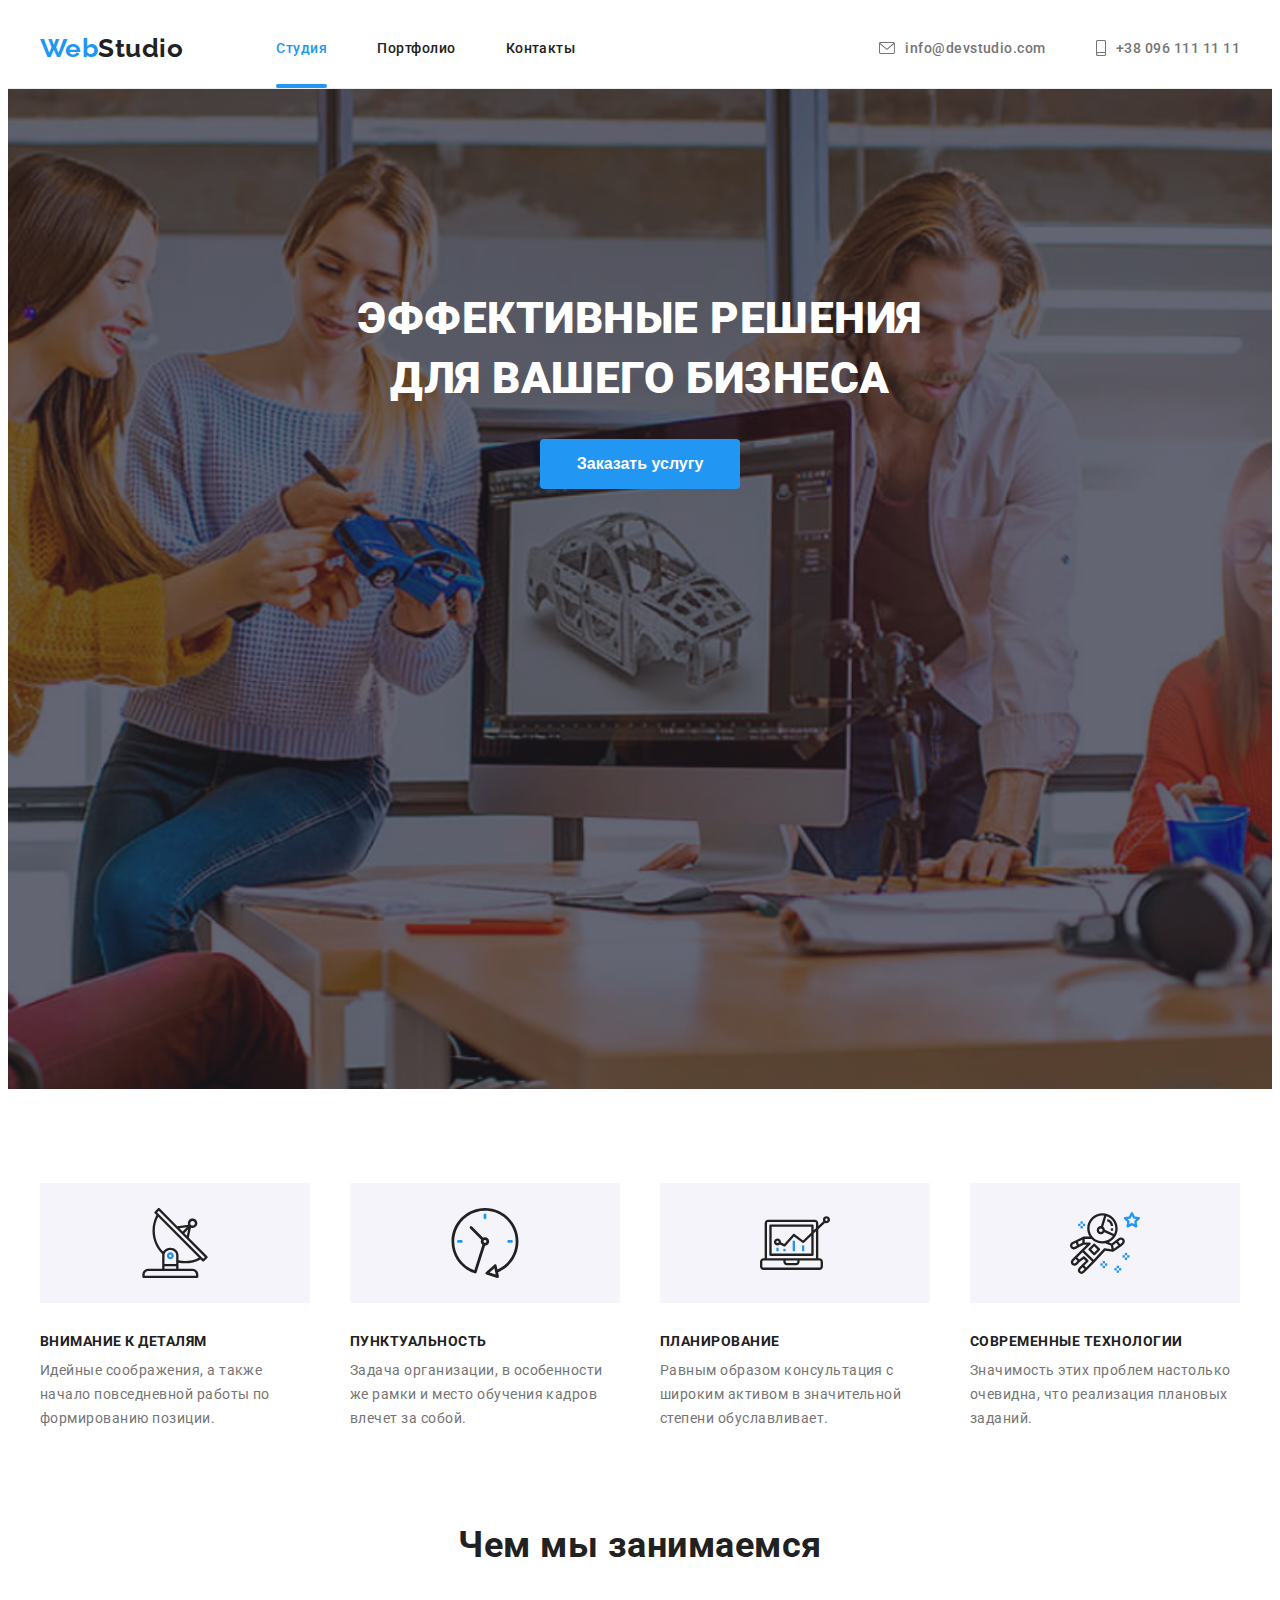
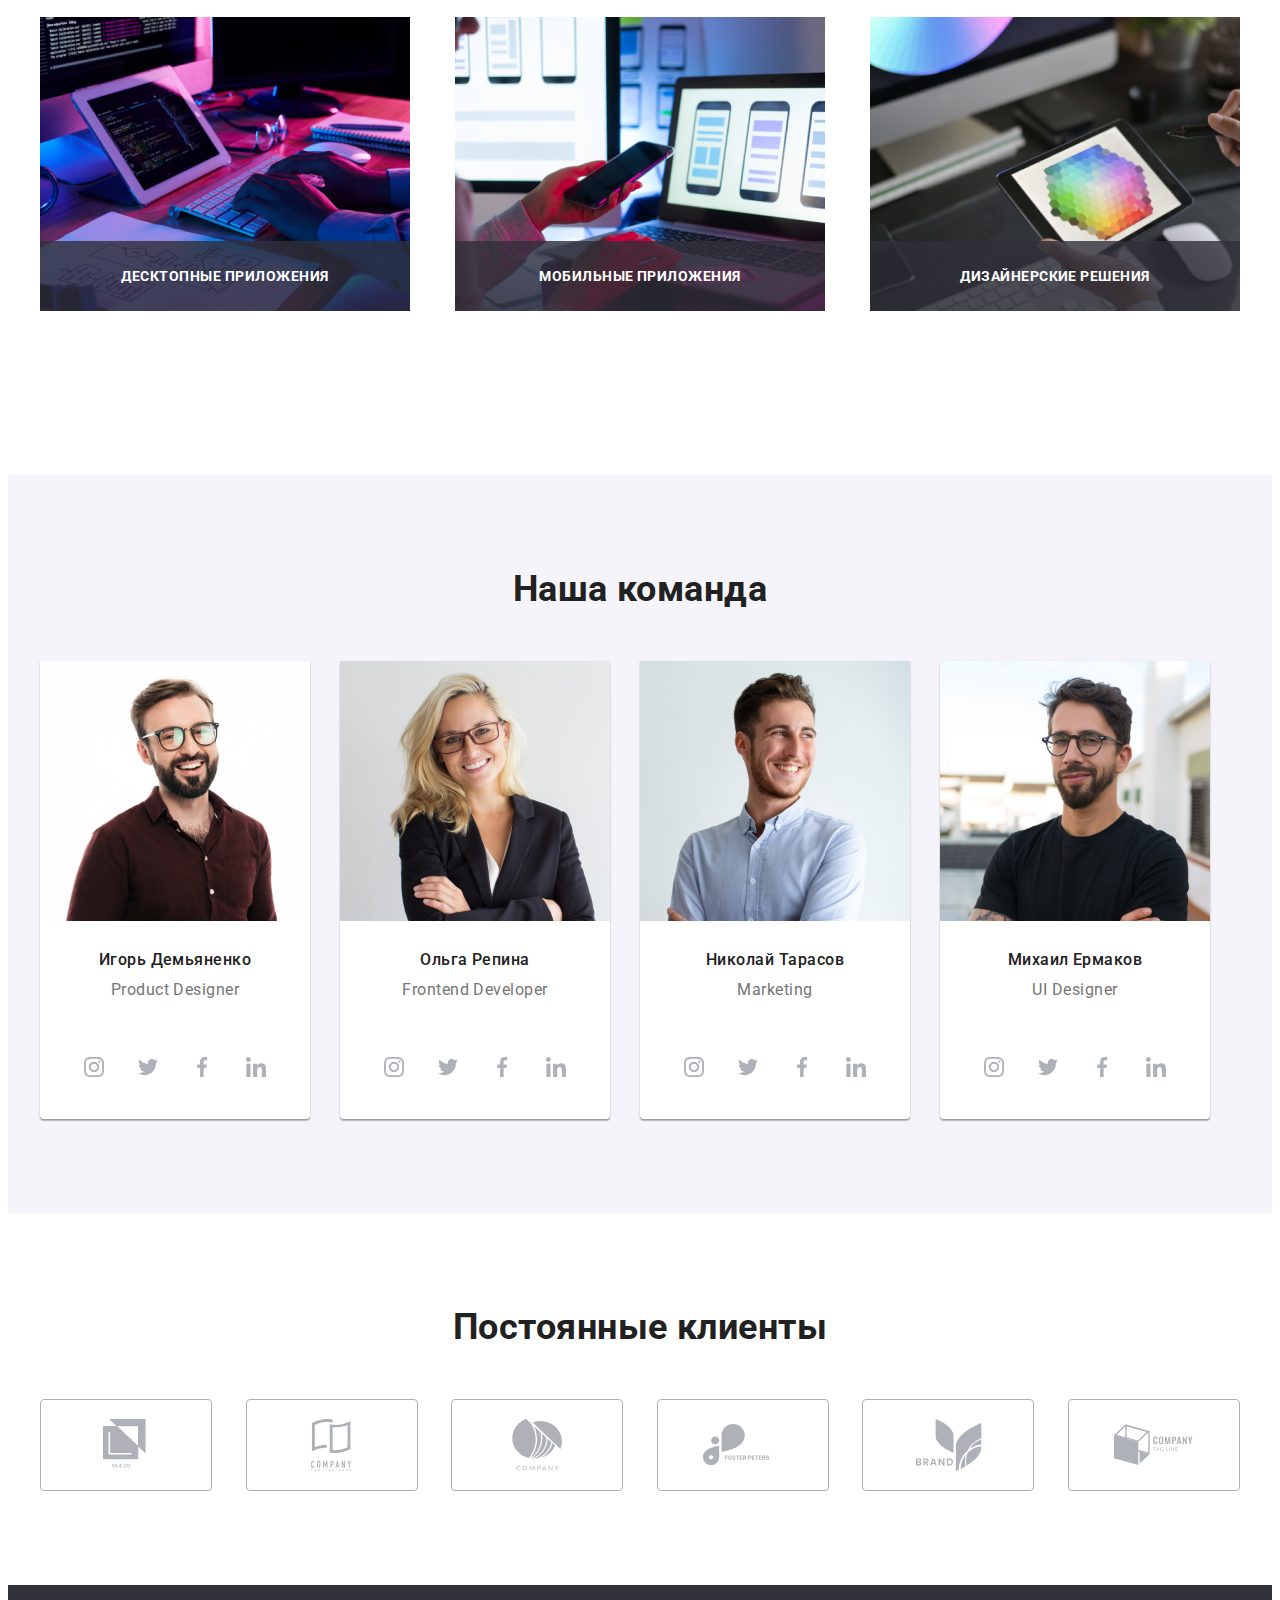
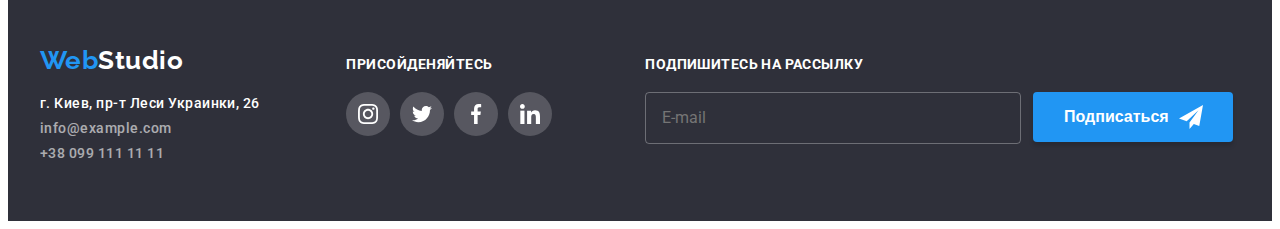
<file: index.html>
<!DOCTYPE html>
<html lang="ru">
<head>
    <meta charset="UTF-8">
    <meta name="viewport" content="width=device-width, initial-scale=1.0">
    <title>goit-markup-hw-05</title>
    <link rel="stylesheet" href="https://cdnjs.cloudflare.com/ajax/libs/modern-normalize/1.0.0/modern-normalize.min.css"
        integrity="sha512-ISS7cAi1PEhQ8jnbJpJZMd29NlhNj4AWYyLOSp2CE/CsHxTCu+r+t0D2yoJudVrd0/8fTVPUVDzY5Tvli75u/g=="
        crossorigin="anonymous" />
    <link rel="preconnect" href="https://fonts.gstatic.com">
    <link href="https://fonts.googleapis.com/css2?family=Raleway:wght@700&family=Roboto:wght@400;500;700;900&display=swap"
        rel="stylesheet">
    <link rel="stylesheet" href="./css/main.min.css">
</head>
<body>
<header>
    <div class="container">
    <nav class="nav-item">
        <a href="#" class="logo link" lang="en"><span class="web">Web</span>Studio</a>
        <ul class="nav-list">
            <li class="link list nav-list-item"><a href="#" class="active ">Студия</a></li>
            <li class="link list nav-list-item"><a href="./portfolio.html">Портфолио</a></li>
            <li class="link list nav-list-item"><a href="#">Контакты</a></li>
        </ul>
    </nav>
        <ul class="nav-list address">
            <li class="nav-list-address link list"><a href="mailto:info@example.com" class="header-contact"><svg>
                <use href="./sprite.svg#icon-envelope"></use>
            </svg>info@devstudio.com</a></li>
            <li class="nav-list-address link list"><a href="tel:+380991111111" class="header-contact"><svg class="svg">
                <use href="./sprite.svg#icon-smartphone"></use></svg>+38 096 111 11 11</a></li>
        </ul>
    </div>
</header>
<!--Начало основного блока-->
    <main>
        
<section class="firstBlock">
    <div class="container">
        <h1>Эффективные решения<br> для вашего бизнеса</h1>
        <button type="button" class="btn" data-modal-open>Заказать услугу</button>

    </div>
</section>
<section class="advantages">
    <div class="container">
        <ul class="advantages-item-list">
        <li class="list advantages-item">
            <div class="svg-advantages">
            <svg class="advantages-icon">
                <use href="./sprite.svg#icon-antenna-1"></use>
            </svg></div>
            <h3 class="advantages-h3">Внимание к деталям</h3>
            <p>Идейные соображения, а также начало повседневной работы по формированию позиции.</p>
        </li>
        <li class="list advantages-item">
            <div class="svg-advantages">
            <svg class="advantages-icon">
                <use href="./sprite.svg#icon-clock-1"></use>
            </svg></div>
            <h3 class="advantages-h3">Пунктуальность</h3>
            <p>Задача организации, в особенности же рамки и место обучения кадров влечет за собой.</p>
        </li>
        <li class="list advantages-item">
            <div class="svg-advantages">
            <svg class="advantages-icon">
                <use href="./sprite.svg#icon-diagram-1"></use>
            </svg></div>
            <h3 class="advantages-h3">Планирование</h3>
            <p>Равным образом консультация с широким активом в значительной степени обуславливает.</p>
        </li>
        <li class="list advantages-item">
            <div class="svg-advantages">
            <svg class="advantages-icon">
                <use href="./sprite.svg#icon-astronaut-1"></use>
            </svg></div>
            <h3 class="advantages-h3">Современные технологии</h3>
            <p>Значимость этих проблем настолько очевидна, что реализация плановых заданий.</p>
        </li>
    </ul></div>

</section>
<section class="whatWeDo">
    <div class="container">
        <h2>Чем мы занимаемся</h2>
    <ul class="whatWeDo-list">
        <li class="whatWeDo-item"><img src="./img/img1.png" alt="человек печатает на клавиатуре"><div class="whatWeDo-relative"><p>десктопные приложения</p></div></li>
        <li class="whatWeDo-item"><img src="./img/img2.png" alt="человек использует смартфон"><div class="whatWeDo-relative"><p>мобильные приложения</p></div></li>
        <li class="whatWeDo-item"><img src="./img/img3.png" alt="человек использует планшет"><div class="whatWeDo-relative"><p>дизайнерские решения</p></div></li>
    </ul></div>

</section>
<section class="team">
    <div class="container">
        <h2>Наша команда</h2>
    <ul class="team-list">
        <li class="team-list-item list">
            <img src="./img/ИгорьДемьяненко.jpg" alt="Игорь Демьяненко" width="270" height="260">
            <div class="team-list-text">
            <h3>Игорь Демьяненко</h3>
            <p>Product Designer</p></div>
            <div class="social-links-team"><ul class="social-links-team-list">
                <li class="social-link"><a href="https://www.instagram.com/">
                    <svg>
                        <use href="./sprite.svg#icon-instagram-2"></use>
                    </svg>
                </a></li>
                <li class="social-link"><a href="#"><svg>
                    <use href="./sprite.svg#icon-twitter-1"></use>
                </svg></a></li>
                <li class="social-link"><a href="#"><svg>
                    <use href="./sprite.svg#icon-facebook-1"></use>
                </svg></a></li>
                <li class="social-link"><a href="#"><svg>
                    <use href="./sprite.svg#icon-linkedin-1"></use>
                </svg></a></li>
            </ul></div>

        </li>
        <li class="team-list-item list">
            <img src="./img/ОльгаРепина.jpg" alt="Ольга Репина" width="270" height="260">
            <div class="team-list-text">
            <h3>Ольга Репина</h3>
            <p>Frontend Developer</p></div>
            <div class="social-links-team"><ul class="social-links-team-list">
                <li class="social-link"><a href="https://www.instagram.com/"><svg>
                    <use href="./sprite.svg#icon-instagram-2"></use>
                </svg></a></li>
                <li class="social-link"><a href="#"><svg>
                    <use href="./sprite.svg#icon-twitter-1"></use>
                </svg></a></li>
                <li class="social-link"><a href="#"><svg>
                    <use href="./sprite.svg#icon-facebook-1"></use>
                </svg></a></li>
                <li class="social-link"><a href="#"><svg>
                    <use href="./sprite.svg#icon-linkedin-1"></use>
                </svg></a></li>
            </ul></div>

        </li>
        <li class="team-list-item list">
            <img src="./img/НиколайТарасов.jpg" alt="Николай Тарасов" width="270" height="260">
            <div class="team-list-text">
            <h3>Николай Тарасов</h3>
            <p>Marketing</p></div>
            <div class="social-links-team"><ul class="social-links-team-list">
                <li class="social-link"><a href="https://www.instagram.com/"><svg>
                    <use href="./sprite.svg#icon-instagram-2"></use>
                </svg></a></li>
                <li class="social-link"><a href="#"><svg>
                    <use href="./sprite.svg#icon-twitter-1"></use>
                </svg></a></li>
                <li class="social-link"><a href="#"><svg>
                    <use href="./sprite.svg#icon-facebook-1"></use>
                </svg></a></li>
                <li class="social-link"><a href="#"><svg>
                    <use href="./sprite.svg#icon-linkedin-1"></use>
                </svg></a></li>
            </ul></div>

        </li>
        <li class="team-list-item list">
            <img src="./img/МихаилЕрмаков.jpg" alt="Михаил Ермаков" width="270" height="260">
            <div class="team-list-text">
            <h3>Михаил Ермаков</h3>
            <p>UI Designer</p></div>
            <div class="social-links-team"><ul class="social-links-team-list">
                <li class="social-link"><a href="https://www.instagram.com/"><svg>
                    <use href="./sprite.svg#icon-instagram-2"></use>
                </svg></a></li>
                <li class="social-link"><a href="#"><svg>
                    <use href="./sprite.svg#icon-twitter-1"></use>
                </svg></a></li>
                <li class="social-link"><a href="#"><svg>
                    <use href="./sprite.svg#icon-facebook-1"></use>
                </svg></a></li>
                <li class="social-link"><a href="#"><svg>
                    <use href="./sprite.svg#icon-linkedin-1"></use>
                </svg></a></li>
            </ul></div>
            
        </li>
    </ul>
</div>
</section>
<section class="clients-section">
<div class="clients container"><h2>Постоянные клиенты</h2>
    <ul class="clients-list">
    <li class="client-list-iteam">
        <a href="#">
            <svg>
                <use href="./sprite.svg#icon-logo-1"></use>
            </svg>
        </a>
    </li>
    <li class="client-list-iteam">
        <a href="#">
            <svg><use href="./sprite.svg#icon-logo-2"></use></svg>
        </a>
    </li>
    <li class="client-list-iteam">
        <a href="#">
            <svg><use href="./sprite.svg#icon-logo-3"></use></svg>
        </a>
    </li>
    <li class="client-list-iteam">
        <a href="#">
            <svg><use href="./sprite.svg#icon-logo-4"></use></svg>
        </a>
    </li>
    <li class="client-list-iteam">
        <a href="#">
            <svg><use href="./sprite.svg#icon-logo-5"></use></svg>
        </a>
    </li>
    <li class="client-list-iteam">
        <a href="#">
            <svg><use href="./sprite.svg#icon-logo-6"></use></svg>
        </a>
    </li>
</ul></div>
</section>
    
    </main>
    <footer class="footer">
        <div class="container">
            <div class="footer-address">
        <a href="#" class="logo link" lang="en"><span class="web">Web</span><span class="studio">Studio</span></a>
        <address class="footer-address">
            <p class="footer-item">г. Киев, пр-т Леси Украинки, 26</p>
            <ul>
            <li class="footer-item list"><a href="mailto:info@example.com" class="footer-item link">info@example.com</a></li>
            <li class="footer-item list"><a href="tel:+380991111111" class="footer-item link">+38 099 111 11 11</a></li>
            </ul>
        </address></div>
        <div class="join">
            <span>Присойденяйтесь</span>
            <div class="social-links-footer">
                <ul class="social-links-footer-list">
                    <li class="social-link"><a href="https://www.instagram.com/"><svg>
                                <use href="./sprite.svg#icon-instagram-2"></use>
                            </svg></a></li>
                    <li class="social-link"><a href="#"><svg>
                                <use href="./sprite.svg#icon-twitter-1"></use>
                            </svg></a></li>
                    <li class="social-link"><a href="#"><svg>
                                <use href="./sprite.svg#icon-facebook-1"></use>
                            </svg></a></li>
                    <li class="social-link"><a href="#"><svg>
                                <use href="./sprite.svg#icon-linkedin-1"></use>
                            </svg></a></li>
                </ul>
            </div>
        </div>
        <form class="footer-form">
            <p>Подпишитесь на рассылку</p>
            <div class="footer-form-box">
                <input name="E-mail" type="email" class="footer-mail" placeholder="E-mail">
            <button type="submit">Подписаться
                <svg class="send">
                <use href="./sprite.svg#send"></use>
                </svg> 
            </button>
            </div>
        </form>
        </div>
    </footer>
                <div class="backdrop is-hidden" data-modal>
                    <div class="modal">
                        <form action="#" class="form" autocomplete="on">
                            <p>Оствьте свои данные, мы вам перезвоним</p>
                            <label for="user-name">Имя
                                <span class="input-span">
                                <input id="user-name" name="name" type="text" class="input-item">
                                <svg class="svg-form">
                                    <use href="./sprite.svg#icon-person"></use>
                                </svg>
                                </span>
                            </label>
                            
                            <label for="user-tel">Телефон
                                <span class="input-span">
                                <input id="user-tel" name="tel" type="number" class="input-item">
                                <svg class="svg-form">
                                    <use href="./sprite.svg#icon-call-phone"></use>
                                </svg>
                                </span>
                            </label>

                            <label for="user-mail">Почта
                                <span class="input-span">
                                <input id="user-mail" name="mail" type="email" class="input-item">
                                <svg class="svg-form">
                                    <use href="./sprite.svg#icon-message"></use>
                                </svg>
                                </span>
                            </label>

                            <label for="comment">Комментарий
                                <textarea id="comment" name="comment" class="comment" rows="5" placeholder="Введите текст"></textarea>
                            </label>
                            
                            <div class="checkbox">
                            <input id="checkbox" type="checkbox" name="agreement" value="agree"  class="visually-hidden"/>
                            <label for="checkbox" class="checkbox-label">Соглашаюсь с рассылкой и принимаю <a href="#" class="terms"> Условия договора</a></label>
                            </div>
                           <button type="submit">Отправить</button>
                        </form>
                        <button class="modal-btn" data-modal-close>
                            <svg class="svg-close">
                                <use href="./sprite.svg#close"></use>
                            </svg>
                        </button>
                    </div>
                </div>
    <script src="./js/modal.js"></script>
</body>
</html>
</file>
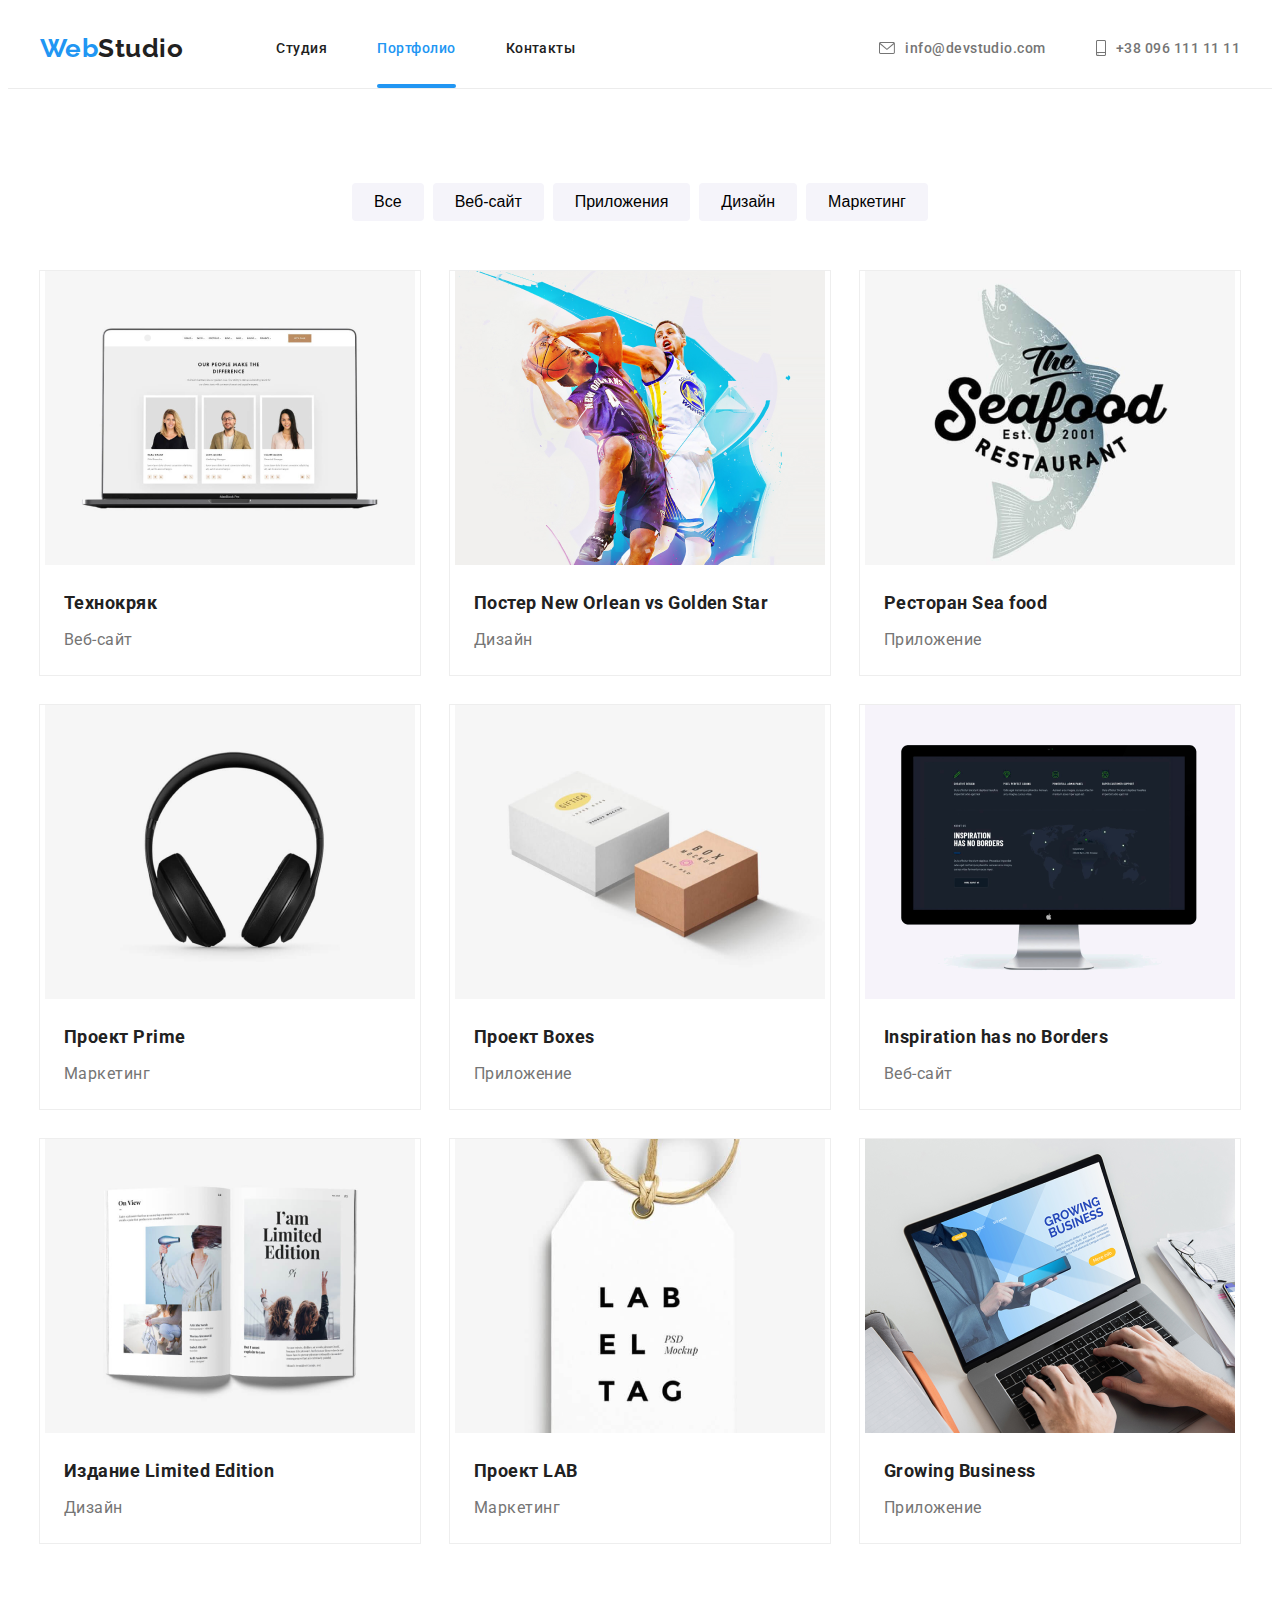
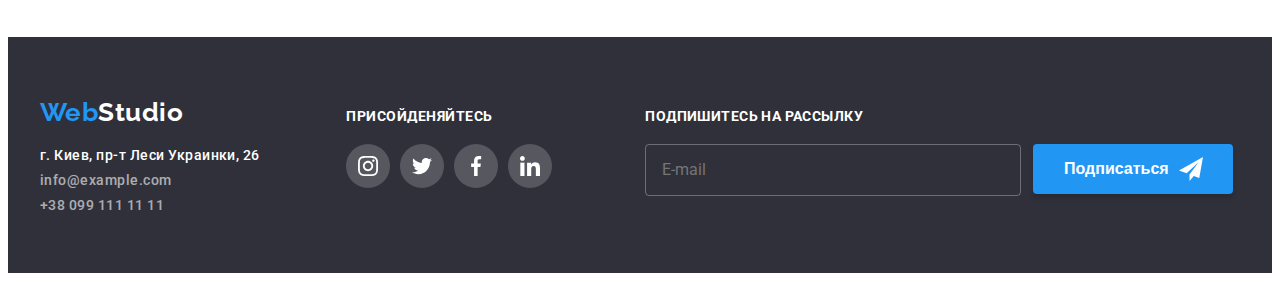
<file: portfolio.html>
<!DOCTYPE html>
<html lang="ru">

<head>
    <meta charset="UTF-8">
    <meta name="viewport" content="width=device-width, initial-scale=1.0">
    <title>goit-markup-hw-05</title>
    <link rel="stylesheet" href="https://cdnjs.cloudflare.com/ajax/libs/modern-normalize/1.0.0/modern-normalize.min.css"
        integrity="sha512-ISS7cAi1PEhQ8jnbJpJZMd29NlhNj4AWYyLOSp2CE/CsHxTCu+r+t0D2yoJudVrd0/8fTVPUVDzY5Tvli75u/g=="
        crossorigin="anonymous" />
    <link rel="preconnect" href="https://fonts.gstatic.com">
    <link href="https://fonts.googleapis.com/css2?family=Raleway:wght@700&family=Roboto:wght@400;500;700;900&display=swap"
        rel="stylesheet">
    <link rel="stylesheet" href="./css/main.min.css">

</head>

<body>
    <header>
        <div class="container">
            <nav class="nav-item">
                <a href="./index.html" class="logo link list" lang="en"><span class="web">Web</span>Studio</a>
                <ul class="nav-list">
                    <li class="link list nav-list-item"><a href="./index.html">Студия</a></li>
                    <li class="link list nav-list-item"><a href="#" class="active">Портфолио</a></li>
                    <li class="link list nav-list-item"><a href="#">Контакты</a></li>
                </ul>
            </nav>
            <ul class="nav-list address">
                <li class=" nav-list-address link list" ><a href="mailto:info@example.com" class="header-contact"><svg>
                    <use href="./sprite.svg#icon-envelope"></use>
                </svg>info@devstudio.com</a></li>
                <li class=" nav-list-address link list"><a href="tel:+380991111111" class="header-contact"><svg class="svg">
                    <use href="./sprite.svg#icon-smartphone"></use>
                </svg>+38 096 111 11 11</a></li>
            </ul>
        </div>
    </header>
    <!--Начало основного блока-->

    <main>
        <section class="portfolio">
            <div class="btns">
                <ul class="list-btn">
                <li class="list"><button class="list-btn-item">Все</button></li>
                <li class="list"><button class="list-btn-item">Веб-сайт</button></li>
                <li class="list"><button class="list-btn-item">Приложения</button></li>
                <li class="list"><button class="list-btn-item">Дизайн</button></li>
                <li class="list"><button class="list-btn-item">Маркетинг</button></li>
            </ul><h4 class="visually-hidden">buttons</h4></div>

            <div class="container">
                <ul class="portfolio-list">
                <li class="portfolio-item list"><a href='#'>
                    <div class="portfolio-overlay">
                        <img src="./img/img_portfolio/технокряк.png" alt="технокряк" width="370" height="294">
                    <p class="overlay">Технокряк это современная площадка распространения коронавируса. Компании используют эту платформу
                        для цифрового шпионажа и атак на защищённые сервера конкурентов.</p>
                    </div>
                        <div class="portfolio-text">
                            <h3>Технокряк</h3>
                        <p class="portfolio-item-p">Веб-сайт</p>
                    </div>
                    </a>
                </li>
                <li class="portfolio-item list"><a href='#'>
                    <div class="portfolio-overlay">
                        <img src="./img/img_portfolio/ПостерNewOrleanvsGoldenStar.png" alt="ПостерNewOrleanvsGoldenStar" width="370"
                            height="294">
                            <p class="overlay">Постер New Orlean vs Golden Star создан в честь юбилея пятидясетилетия этого легендарного матча. Полны постер доступен на официальном сайте, что бы заказать его обратитесь к официальному представителю в своём городе.</p>
                            </div>
                            <div class="portfolio-text">
                        <h3>Постер New Orlean vs Golden Star</h3>
                        <p class="portfolio-item-p">Дизайн</p>
                        </div>
                    </a>
                </li>
                <li class="portfolio-item list"><a href='#'>
                    <div class="portfolio-overlay">
                        <img src="./img/img_portfolio/РесторанSeafood.png" alt="РесторанSeafood" width="370" height="294">
                        <p class="overlay">Рыбный ресторан «The Seafood Bar» расположен по бульвару Леси Украинки, недалеко от станции метро Печерская.
                        
                        При входе слева расположен большой аквариум со свежими устрицами, прямо расположена длинная барная стойка, далее – два
                        просторных зала и небольшая вип-комната.
                        
                        Оригинальный интерьер заведения выполнен в морской тематике – светло-серые, голубые и белые оттенки в оформлении, мебель
                        из натурального дерева, панорамные окна, стены в виде рыбной чешуи, выполненной из глины.</p>
                                            </div>
                        <div class="portfolio-text">
                        <h3>Ресторан Sea food</h3>
                        <p class="portfolio-item-p">Приложение</p>
                        </div>
                    </a>
                </li>
                <li class="portfolio-item list"><a href='#'>
                    <div class="portfolio-overlay">
                        <img src="./img/img_portfolio/ПроектPrime.png" alt="ПроектPrime" width="370" height="294">
                        <p class="overlay">Хочу поделиться о проекте Prime Time в городе Саратов. Увидев рекламу, именно в тот момент, когда меня вовсю свербила
                        мысль записаться в спорт-клуб</p></div>
                        <div class="portfolio-text">
                        <h3>Проект Prime</h3>
                        <p class="portfolio-item-p">Маркетинг</p>
                        </div>
                    </a>
                </li>
                <li class="portfolio-item list"><a href='#'>
                    <div class="portfolio-overlay">
                        <img src="./img/img_portfolio/ПроектBoxes.png" alt="ПроектBoxes" width="370" height="294">
                        <p class="overlay">Boxes
                        <br>
                        дизайн: Peter Jamieson
                        красота концепции мебели k | stone® сочетается также с ее гибкостью.</p>
                        </div>
                        <div class="portfolio-text">
                        <h3>Проект Boxes</h3>
                        <p class="portfolio-item-p">Приложение</p>
                        </div>
                    </a>
                </li>
                <li class="portfolio-item list"><a href='#'>
                    <div class="portfolio-overlay">
                        <img src="./img/img_portfolio/InspirationhasnoBorders.png" alt="InspirationhasnoBorders" width="370"
                            height="294">
                        <p class="overlay">Bдохновение

                        </p></div>
                            <div class="portfolio-text">
                        <h3>Inspiration has no Borders</h3>
                        <p class="portfolio-item-p">Веб-сайт</p>
                        </div>
                    </a>
                </li>
                <li class="portfolio-item list"><a href='#'>
                    <div class="portfolio-overlay">

                        <img src="./img/img_portfolio/ИзданиеLimitedEdition.png" alt="ИзданиеLimitedEdition" width="370"
                            height="294"><p class="overlay">Доение, или двойное окунание , относится к практике выпуска нескольких изданий одного и того же продукта (обычно CD ,
                            DVD , Blu-ray Disc ) одновременно или в разное время с целью побудить потребителей купить более одного издания.
                            </p></div>
                            <div class="portfolio-text">
                        <h3>Издание Limited Edition</h3>
                        <p class="portfolio-item-p">Дизайн</p>
                        </div>
                    </a>
                </li>
                <li class="portfolio-item list"><a href='#'>
                    <div class="portfolio-overlay">
                        <img src="./img/img_portfolio/ПроектLAB.png" alt="ПроектLAB" width="370" height="294">
                    <p class="overlay">Проект Logistics Agro Benchmark на первом этапе исследовал специфику логистики и генерации зерновых грузов на опыте
                    передовых компаний Германии и Франции. Осенью 2018 года мы приступаем ко второй фазе реализации проекта - в фокусе
                    агрологистика в США.
                    </p></div>
                        <div class="portfolio-text">
                        <h3>Проект LAB</h3>
                        <p class="portfolio-item-p">Маркетинг</p>
                        </div>
                    </a>
                </li>
                <li class="portfolio-item list"><a href='#'>
                    <div class="portfolio-overlay">
                        <img src="./img/img_portfolio/GrowingBusiness.png" alt="GrowingBusiness" width="370" height="294">
                    <p class="overlay">Get to know your customers. ...
                    Offer great customer service. ...
                    Nurture existing customers and look for new opportunities. ...
                    Use social media. ...
                    Attend networking events. ...
                    Host events. ...
                    Give back to your community. ...
                    Measure what works and refine your approach as you go
                    </p></div>
                        <div class="portfolio-text">
                            <h3>Growing Business</h3>
                        <p class="portfolio-item-p">Приложение</p>
                    </div>
                        
                    </a>
                </li>
            </ul>
        </div>
            
        </section>
        </main>
        <footer class="footer">
            <div class="container">
                <div class="footer-address">
            <a href="./index.html" class="logo list link" lang="en"><span class="web">Web</span><span class="studio">Studio</span></a>
            <address class="footer-address">
                <p class="footer-item">г. Киев, пр-т Леси Украинки, 26</p>
                <ul>
                    <li class="footer-item list link"><a href="mailto:info@example.com" class="footer-item link">info@example.com</a></li>
                    <li class="footer-item list link"><a href="tel:+380991111111" class="footer-item link">+38 099 111 11 11</a></li>
                </ul>
            </address></div>
                <div class="join">
                    <span>Присойденяйтесь</span>
                    <div class="social-links-footer">
                        <ul class="social-links-footer-list">
                            <li class="social-link"><a href="https://www.instagram.com/"><svg>
                                        <use href="./sprite.svg#icon-instagram-2"></use>
                                    </svg></a></li>
                            <li class="social-link"><a href="#"><svg>
                                        <use href="./sprite.svg#icon-twitter-1"></use>
                                    </svg></a></li>
                            <li class="social-link"><a href="#"><svg>
                                        <use href="./sprite.svg#icon-facebook-1"></use>
                                    </svg></a></li>
                            <li class="social-link"><a href="#"><svg>
                                        <use href="./sprite.svg#icon-linkedin-1"></use>
                                    </svg></a></li>
                        </ul>
                    </div>
                </div>
                <form class="footer-form">
                    <p>Подпишитесь на рассылку</p>
                    <div class="footer-form-box">
                        <input name="E-mail" type="email" class="footer-mail" placeholder="E-mail">
                        <button type="submit">Подписаться
                            <svg class="send">
                                <use href="./sprite.svg#send"></use>
                            </svg>
                        </button>
                    </div>
                </form>
            </div>
        </footer>
        </body>
        </html>
</file>
<file: css/main.min.css>
:root{--accent-color: #2196f3;--white-color: #ffffff;--bg-color: #f5f4fa;--block-bg-color: #2f303a;--light-text-color: #757575;--text-color: #212121;--card-set-gap: 30px;--links-color: #afb1b8}.visually-hidden{position:absolute !important;clip:rect(1px 1px 1px 1px);clip:rect(1px, 1px, 1px, 1px);padding:0 !important;border:0 !important;height:1px !important;width:1px !important;overflow:hidden}body{font-family:roboto;font-size:16px;font-weight:500;color:var(--text-color);letter-spacing:0.03em}.list{list-style:none}.link{text-decoration:none}img,a{display:block}ul,ol{margin:0;padding:0}h1,h2,h3,h4,h5,h6,p{margin:0;padding:0;list-style:none}a{color:var(--text-color);font-size:14px;text-decoration:none;-webkit-transition:color 250ms cubic-bezier(0.4, 0, 0.2, 1);transition:color 250ms cubic-bezier(0.4, 0, 0.2, 1)}ul{list-style:none}.container{width:1200px;padding-left:15px;padding-right:15px;margin:0 auto}.advantages-item-list{display:-webkit-box;display:-ms-flexbox;display:flex;-webkit-box-pack:justify;-ms-flex-pack:justify;justify-content:space-between}.advantages-item{max-width:270px;-webkit-box-orient:horizontal;-webkit-box-direction:normal;-ms-flex-direction:row;flex-direction:row}.advantages .container{padding-top:94px;padding-bottom:94px}h3{font-weight:700;font-size:16px;line-height:1.172}.advantages-h3{margin-bottom:10px;font-size:14px;text-transform:uppercase}li>p{font-weight:400;font-size:14px;color:var(--light-text-color);line-height:1.714}.advantages-icon{width:70px;height:70px}.svg-advantages{display:-webkit-box;display:-ms-flexbox;display:flex;-webkit-box-align:center;-ms-flex-align:center;align-items:center;-webkit-box-pack:center;-ms-flex-pack:center;justify-content:center;width:270px;height:120px;background-color:var(--bg-color);margin-bottom:30px}.list-btn{display:-webkit-box;display:-ms-flexbox;display:flex;-webkit-box-orient:horizontal;-webkit-box-direction:normal;-ms-flex-direction:row;flex-direction:row;-webkit-box-pack:center;-ms-flex-pack:center;justify-content:center}.btns{margin-bottom:50px}.list-btn-item{height:38px;padding:6px 22px;cursor:pointer;background:var(--bg-color);border:0;border-radius:4px;font-weight:500;font-size:16px;-webkit-transition:all 250ms cubic-bezier(0.4, 0, 0.2, 1);transition:all 250ms cubic-bezier(0.4, 0, 0.2, 1)}.list-btn>.list:not(:last-child){margin-right:9px}.list-btn-item:hover,.list-btn-item:focus{background-color:var(--accent-color);color:var(--white-color);-webkit-box-shadow:0px 3px 1px #0000001a, 0px 1px 2px #00000014, 0px 2px 2px #0000001f;box-shadow:0px 3px 1px #0000001a, 0px 1px 2px #00000014, 0px 2px 2px #0000001f;border-radius:4px}.firstBlock>.container{display:-webkit-box;display:-ms-flexbox;display:flex;-webkit-box-orient:vertical;-webkit-box-direction:normal;-ms-flex-direction:column;flex-direction:column;-webkit-box-pack:center;-ms-flex-pack:center;justify-content:center;-webkit-box-align:center;-ms-flex-align:center;align-items:center}.firstBlock{padding-top:200px;padding-bottom:200px;width:100%;height:600px;background-image:-webkit-gradient(linear, left top, left bottom, from(rgba(47,48,58,0.4)), to(rgba(47,48,58,0.4))),url(../img/first-page-bg/img.png);background-image:linear-gradient(rgba(47,48,58,0.4), rgba(47,48,58,0.4)),url(../img/first-page-bg/img.png);background-size:cover;background-repeat:no-repeat;background-position:center}h1{height:120px;color:var(--white-color);font-size:44px;line-height:1.363;font-weight:900;text-align:center;text-transform:uppercase}.btn{margin-top:30px;min-width:200px;height:50px;font-weight:700;font-size:16px;cursor:pointer;background-color:var(--accent-color);border-radius:4px;border:none;color:var(--white-color)}.is-hidden{display:-webkit-box;display:-ms-flexbox;display:flex;-webkit-box-align:center;-ms-flex-align:center;align-items:center;-webkit-box-pack:center;-ms-flex-pack:center;justify-content:center;visibility:hidden;width:100%;height:100%;background-color:rgba(0,0,0,0.2);opacity:20%;pointer-events:none}.backdrop{display:-webkit-box;display:-ms-flexbox;display:flex;-webkit-box-align:center;-ms-flex-align:center;align-items:center;-webkit-box-pack:center;-ms-flex-pack:center;justify-content:center;position:fixed;top:0;width:100%;height:100%;background-color:rgba(0,0,0,0.2);z-index:2;-webkit-transition:all 250ms cubic-bezier(0.4, 0, 0.2, 1);transition:all 250ms cubic-bezier(0.4, 0, 0.2, 1)}.modal{display:-webkit-box;display:-ms-flexbox;display:flex;-webkit-box-pack:center;-ms-flex-pack:center;justify-content:center;width:528px;height:581px;background-color:var(--white-color);-webkit-box-shadow:0px 1px 3px rgba(0,0,0,0.12),0px 1px 1px rgba(0,0,0,0.14),0px 2px 1px rgba(0,0,0,0.2);box-shadow:0px 1px 3px rgba(0,0,0,0.12),0px 1px 1px rgba(0,0,0,0.14),0px 2px 1px rgba(0,0,0,0.2);border-radius:4px;position:fixed;z-index:3;padding:40px}.modal-btn{display:-webkit-box;display:-ms-flexbox;display:flex;-webkit-box-align:center;-ms-flex-align:center;align-items:center;-webkit-box-pack:center;-ms-flex-pack:center;justify-content:center;cursor:pointer;background-color:rgba(0,0,0,0);border-color:rgba(0,0,0,0.1);width:30px;height:30px;border-radius:15px;position:absolute;right:8px;top:8px}.modal p{font-size:20px;font-weight:700;color:var(--text-color);margin-bottom:12px}form{display:-webkit-box;display:-ms-flexbox;display:flex;-webkit-box-orient:vertical;-webkit-box-direction:normal;-ms-flex-direction:column;flex-direction:column}textarea{margin-top:4px;margin-bottom:10px;width:100%;height:120px;font-size:14px;line-height:1.143;letter-spacing:0.01em;border-color:rgba(33,33,33,0.2);border-radius:4px;border-width:1px;padding:12px 16px;resize:none;font-size:12px;-webkit-transition:border-color 250ms cubic-bezier(0.4, 0, 0.2, 1);transition:border-color 250ms cubic-bezier(0.4, 0, 0.2, 1)}textarea::-webkit-input-placeholder{color:rgba(117,117,117,0.5)}textarea:-ms-input-placeholder{color:rgba(117,117,117,0.5)}textarea::-ms-input-placeholder{color:rgba(117,117,117,0.5)}textarea::placeholder{color:rgba(117,117,117,0.5)}textarea:focus{outline:none;border-color:var(--accent-color)}label{margin-bottom:10px;font-size:12px;color:var(--light-text-color)}.input-item{display:block;padding:0 0 0 42px;height:40px;width:448px;border-color:rgba(33,33,33,0.2);border-width:1px;border-radius:4px;-webkit-transition:border-color 250ms cubic-bezier(0.4, 0, 0.2, 1);transition:border-color 250ms cubic-bezier(0.4, 0, 0.2, 1)}.input-item:focus{outline:none;border-color:var(--accent-color)}.input-item:focus+.svg-form{fill:var(--accent-color)}.input-span{margin-top:4px;display:block;position:relative}.svg-form{fill:var(--text-color);width:18px;height:18px;position:absolute;top:50%;left:12px;-webkit-transform:translateY(-50%);transform:translateY(-50%);-webkit-transition:fill 250ms cubic-bezier(0.4, 0, 0.2, 1);transition:fill 250ms cubic-bezier(0.4, 0, 0.2, 1)}.checkbox{display:-webkit-box;display:-ms-flexbox;display:flex;-webkit-box-orient:horizontal;-webkit-box-direction:normal;-ms-flex-direction:row;flex-direction:row;-webkit-box-align:center;-ms-flex-align:center;align-items:center;-webkit-box-pack:center;-ms-flex-pack:center;justify-content:center;margin-bottom:20px;color:var(--light-text-color)}.checkbox-label{display:-webkit-box;display:-ms-flexbox;display:flex;-webkit-box-orient:horizontal;-webkit-box-direction:normal;-ms-flex-direction:row;flex-direction:row;-webkit-box-align:center;-ms-flex-align:center;align-items:center;-webkit-box-pack:center;-ms-flex-pack:center;justify-content:center;font-size:14px}#checkbox{margin-right:8px;width:16px;height:15px;border-color:var(--text-color);cursor:pointer}#checkbox:checked+.checkbox-label::before{background-color:var(--accent-color);border:none;outline:none;background-image:url("../img/Checked.svg");background-position:center;background-repeat:no-repeat}#checkbox:focus+.checkbox-label::before{border:2px solid #2196f3}.checkbox-label::before{display:inline-block;width:16px;height:15px;margin-right:8px;border:2px solid #212121;border-radius:4px;content:""}.terms{display:block;font-size:14px;color:var(--accent-color);text-decoration:underline;margin-left:4px}form>button{background-color:var(--accent-color);color:var(--white-color);width:200px;height:50px;border-radius:4px;border-color:transparent;font-size:16px;font-weight:700;margin-left:124px;padding:0;-webkit-box-shadow:0px 4px 4px rgba(0,0,0,0.15);box-shadow:0px 4px 4px rgba(0,0,0,0.15);cursor:pointer}.svg-close{height:14px}.svg-close:hover,.svg-close:focus{height:14px;fill:var(--accent-color)}footer .container{display:-webkit-box;display:-ms-flexbox;display:flex;-webkit-box-orient:horizontal;-webkit-box-direction:normal;-ms-flex-direction:row;flex-direction:row;-webkit-box-align:baseline;-ms-flex-align:baseline;align-items:baseline}footer{background:var(--block-bg-color)}address a{color:var(--light-text-color);opacity:60%}.footer-item{font-size:14px;font-style:normal;color:var(--white-color)}.studio{font-family:raleway;font-size:26px;font-weight:700;text-decoration:none;color:var(--white-color)}.footer .container .logo{margin-bottom:20px}.footer-address .footer-item:not(:last-child){margin-bottom:9px}.footer{padding-top:60px;padding-bottom:60px}.join{display:-webkit-box;display:-ms-flexbox;display:flex;-webkit-box-orient:vertical;-webkit-box-direction:normal;-ms-flex-direction:column;flex-direction:column;margin-left:70px}.join span{text-transform:uppercase;color:var(--white-color);font-size:14px;font-weight:700;margin-bottom:20px}.social-links-footer{width:206px;height:44px}.social-links-footer-list{display:-webkit-box;display:-ms-flexbox;display:flex;-webkit-box-orient:horizontal;-webkit-box-direction:normal;-ms-flex-direction:row;flex-direction:row;-webkit-box-align:start;-ms-flex-align:start;align-items:flex-start;-webkit-box-pack:start;-ms-flex-pack:start;justify-content:flex-start;margin:0}.join .social-link svg{fill:var(--white-color);width:20px;height:20px}.footer-form{margin-left:93px}.footer-form p{font-family:Roboto;font-style:normal;font-weight:700;font-size:14px;line-height:1.143;letter-spacing:0.03em;text-transform:uppercase;color:var(--white-color);margin-bottom:20px}.footer-mail{width:358px;height:50px;border:1px solid rgba(255,255,255,0.3);border-radius:4px;background-color:transparent;padding:0 0 0 16px;color:var(--white-color)}.footer-mail::-webkit-input-placeholder{font-family:Roboto;font-weight:400;font-size:16px;line-height:1.25}.footer-mail:-ms-input-placeholder{font-family:Roboto;font-weight:400;font-size:16px;line-height:1.25}.footer-mail::-ms-input-placeholder{font-family:Roboto;font-weight:400;font-size:16px;line-height:1.25}.footer-mail::placeholder{font-family:Roboto;font-weight:400;font-size:16px;line-height:1.25}.send{width:24px;height:24px;fill:var(--white-color);margin-left:10px}.footer-form button{display:-webkit-box;display:-ms-flexbox;display:flex;-webkit-box-align:center;-ms-flex-align:center;align-items:center;-webkit-box-pack:center;-ms-flex-pack:center;justify-content:center;background-color:var(--accent-color);color:var(--white-color);width:200px;height:50px;border-radius:4px;border-color:transparent;font-size:16px;font-weight:700;margin-left:12px;padding:0;-webkit-box-shadow:0px 4px 4px rgba(0,0,0,0.15);box-shadow:0px 4px 4px rgba(0,0,0,0.15);cursor:pointer}.footer-form-box{display:-webkit-box;display:-ms-flexbox;display:flex}.active{position:relative;color:var(--accent-color)}.active::after{position:absolute;display:block;width:100%;height:4px;border-radius:2px;background-color:var(--accent-color);content:"";margin-top:28px}.logo{font-family:raleway;font-size:26px;font-weight:700;margin-right:93px}.web{font-family:raleway;font-size:26px;color:var(--accent-color)}li>a:hover,li>a:focus{color:var(--accent-color)}.nav-list-address .header-contact{color:var(--light-text-color);-webkit-transition:color 250ms cubic-bezier(0.4, 0, 0.2, 1);transition:color 250ms cubic-bezier(0.4, 0, 0.2, 1)}.header-contact:hover,.header-contact:focus{color:var(--accent-color)}.header-contact>svg{margin-right:10px;width:16px;height:12px;fill:var(--light-text-color);-webkit-transition:color 250ms cubic-bezier(0.4, 0, 0.2, 1);transition:color 250ms cubic-bezier(0.4, 0, 0.2, 1)}.header-contact .svg{margin-right:10px;width:10px;height:16px;fill:var(--light-text-color);-webkit-transition:color 250ms cubic-bezier(0.4, 0, 0.2, 1);transition:color 250ms cubic-bezier(0.4, 0, 0.2, 1)}.header-contact:hover>svg,.header-contact:focus>svg{fill:var(--accent-color)}.header-contact{display:-webkit-box;display:-ms-flexbox;display:flex;-webkit-box-align:center;-ms-flex-align:center;align-items:center;color:var(--light-text-color);padding-top:32px;padding-bottom:32px}header .container{display:-webkit-box;display:-ms-flexbox;display:flex;-webkit-box-align:center;-ms-flex-align:center;align-items:center}.nav-list-item>a{padding-top:32px;padding-bottom:32px}.nav-item{display:-webkit-box;display:-ms-flexbox;display:flex;-webkit-box-align:center;-ms-flex-align:center;align-items:center}.nav-list{display:-webkit-box;display:-ms-flexbox;display:flex;-webkit-box-align:center;-ms-flex-align:center;align-items:center}.address{margin-left:auto}.nav-list-address:not(:first-child){margin-left:50px}.nav-list-item:not(:last-child){margin-right:50px}header{border-bottom:1px solid #ececec}.portfolio-list>a{padding:0;margin:0;list-style:none;display:-webkit-box;display:-ms-flexbox;display:flex;-ms-flex-wrap:wrap;flex-wrap:wrap;margin-left:calc(-1 * var(--card-set-gap));margin-top:calc(-1 * var(--card-set-gap))}.portfolio-list{padding:0;margin:0;list-style:none;display:-webkit-box;display:-ms-flexbox;display:flex;-ms-flex-wrap:wrap;flex-wrap:wrap;margin-left:calc(-1 * var(--card-set-gap));margin-top:calc(-1 * var(--card-set-gap))}.portfolio-item{-webkit-transition:-webkit-box-shadow 250ms cubic-bezier(0.4, 0, 0.2, 1);transition:-webkit-box-shadow 250ms cubic-bezier(0.4, 0, 0.2, 1);transition:box-shadow 250ms cubic-bezier(0.4, 0, 0.2, 1);transition:box-shadow 250ms cubic-bezier(0.4, 0, 0.2, 1), -webkit-box-shadow 250ms cubic-bezier(0.4, 0, 0.2, 1)}.portfolio-item:hover,.portfolio-item>a:focus{-webkit-box-shadow:0px 1px 1px rgba(0,0,0,0.12),0px 4px 4px rgba(0,0,0,0.06),1px 4px 6px rgba(0,0,0,0.16);box-shadow:0px 1px 1px rgba(0,0,0,0.12),0px 4px 4px rgba(0,0,0,0.06),1px 4px 6px rgba(0,0,0,0.16)}.portfolio-list>.portfolio-item{-ms-flex-preferred-size:calc(100% / 3 - var(--card-set-gap));flex-basis:calc(100% / 3 - var(--card-set-gap));margin-left:var(--card-set-gap);margin-top:var(--card-set-gap);font-size:18px;outline:1px solid #eeeeee}.portfolio-overlay{position:relative;overflow:hidden;display:-webkit-box;display:-ms-flexbox;display:flex;-webkit-box-pack:center;-ms-flex-pack:center;justify-content:center;-webkit-box-align:center;-ms-flex-align:center;align-items:center;top:0;left:0}.overlay{font-size:18px;font-weight:400;color:var(--white-color);padding:63px 24px;position:absolute;overflow:auto;width:100%;height:100%;background-color:var(--accent-color);-webkit-transform:translatey(100%);transform:translatey(100%);-webkit-transition:-webkit-transform 250ms cubic-bezier(0.4, 0, 0.2, 1);transition:-webkit-transform 250ms cubic-bezier(0.4, 0, 0.2, 1);transition:transform 250ms cubic-bezier(0.4, 0, 0.2, 1);transition:transform 250ms cubic-bezier(0.4, 0, 0.2, 1), -webkit-transform 250ms cubic-bezier(0.4, 0, 0.2, 1)}.portfolio-item>a:hover .overlay,.portfolio-item>a:focus .overlay{-webkit-transform:translatey(0);transform:translatey(0)}.portfolio{padding-top:94px;padding-bottom:94px}.portfolio-text{padding:20px 24px}.portfolio-item h3{margin-bottom:4px;font-size:18px;line-height:36px;color:var(--text-color)}.portfolio-item-p{font-size:16px;font-weight:400;line-height:30px;color:var(--light-text-color)}.team-list{display:-webkit-box;display:-ms-flexbox;display:flex;-ms-flex-wrap:wrap;flex-wrap:wrap;padding:0;margin:0;list-style:none;margin-left:calc(-1 * var(--card-set-gap));margin-top:calc(-1 * var(--card-set-gap))}h2{font-weight:700;font-size:36px;line-height:1.166}.team .container{padding-top:94px;padding-bottom:94px}.team{background-color:var(--bg-color)}.team-list-item{margin-left:var(--card-set-gap);margin-top:var(--card-set-gap);background-color:var(--white-color);-webkit-box-shadow:0px 1px 3px #0000001f, 0px 1px 1px #00000024, 0px 2px 1px #00000033;box-shadow:0px 1px 3px #0000001f, 0px 1px 1px #00000024, 0px 2px 1px #00000033;border-radius:0px 0px 4px 4px}.team-list-text{padding-top:30px;padding-bottom:30px;text-align:center}.team-list-text h3{font-weight:500;margin-bottom:10px}.team-list-text p{font-size:16px;font-weight:400;color:var(--light-text-color)}.social-links-team{width:206px;height:44px;margin:16px 32px 30px 32px}.social-links-team-list{display:-webkit-box;display:-ms-flexbox;display:flex;-webkit-box-orient:horizontal;-webkit-box-direction:normal;-ms-flex-direction:row;flex-direction:row;-webkit-box-align:center;-ms-flex-align:center;align-items:center;-webkit-box-pack:center;-ms-flex-pack:center;justify-content:center}.social-link>a{display:-webkit-box;display:-ms-flexbox;display:flex;-webkit-box-align:center;-ms-flex-align:center;align-items:center;-webkit-box-pack:center;-ms-flex-pack:center;justify-content:center;width:44px;height:44px;background-color:rgba(255,255,255,0.1);border-radius:50px;-webkit-transition:background-color 250ms cubic-bezier(0.4, 0, 0.2, 1);transition:background-color 250ms cubic-bezier(0.4, 0, 0.2, 1)}.social-link{display:-webkit-box;display:-ms-flexbox;display:flex;-webkit-box-align:center;-ms-flex-align:center;align-items:center;-webkit-box-pack:center;-ms-flex-pack:center;justify-content:center;width:44px;height:44px;background-color:rgba(255,255,255,0.1);border-radius:50px;-webkit-transition:background-color 250ms cubic-bezier(0.4, 0, 0.2, 1);transition:background-color 250ms cubic-bezier(0.4, 0, 0.2, 1)}.social-link:hover,.social-link>a:focus{background-color:var(--accent-color)}.social-link:hover svg,.social-link>a:focus svg{fill:var(--white-color)}.social-link svg{fill:var(--links-color);width:20px;height:20px;-webkit-transition:fill 250ms cubic-bezier(0.4, 0, 0.2, 1);transition:fill 250ms cubic-bezier(0.4, 0, 0.2, 1)}.social-link:not(:last-child){margin-right:10px}.clients-list{display:-webkit-box;display:-ms-flexbox;display:flex;-webkit-box-align:center;-ms-flex-align:center;align-items:center;-webkit-box-pack:justify;-ms-flex-pack:justify;justify-content:space-between}.client-list-iteam>a{display:-webkit-box;display:-ms-flexbox;display:flex;-webkit-box-align:center;-ms-flex-align:center;align-items:center;-webkit-box-pack:center;-ms-flex-pack:center;justify-content:center;border-radius:4px;width:170px;height:90px}.client-list-iteam{display:-webkit-box;display:-ms-flexbox;display:flex;-webkit-box-align:center;-ms-flex-align:center;align-items:center;-webkit-box-pack:center;-ms-flex-pack:center;justify-content:center;border:1px solid var(--links-color);border-radius:4px;width:170px;height:90px;-webkit-transition:border 250ms cubic-bezier(0.4, 0, 0.2, 1);transition:border 250ms cubic-bezier(0.4, 0, 0.2, 1)}.client-list-iteam svg{width:79px;height:52px;fill:var(--links-color);-webkit-transition:fill 250ms cubic-bezier(0.4, 0, 0.2, 1);transition:fill 250ms cubic-bezier(0.4, 0, 0.2, 1)}.client-list-iteam:hover svg,.client-list-iteam>a:focus svg{fill:var(--accent-color)}.client-list-iteam:hover,.client-list-iteam :focus{border-color:var(--accent-color)}.clients-section{background-color:var(--white-color);padding-top:94px;padding-bottom:94px}.whatWeDo-list{display:-webkit-box;display:-ms-flexbox;display:flex;-webkit-box-pack:justify;-ms-flex-pack:justify;justify-content:space-between}.whatWeDo .container{padding-bottom:94px}.whatWeDo-relative{display:-webkit-box;display:-ms-flexbox;display:flex;-webkit-box-align:center;-ms-flex-align:center;align-items:center;-webkit-box-pack:center;-ms-flex-pack:center;justify-content:center;position:relative;bottom:70px;background-color:rgba(47,48,58,0.8);width:370px;height:70px;text-transform:uppercase;color:var(--white-color);font-weight:700;font-size:14px}h2{text-align:center;margin-bottom:50px}
/*# sourceMappingURL=main.min.css.map */
</file>
